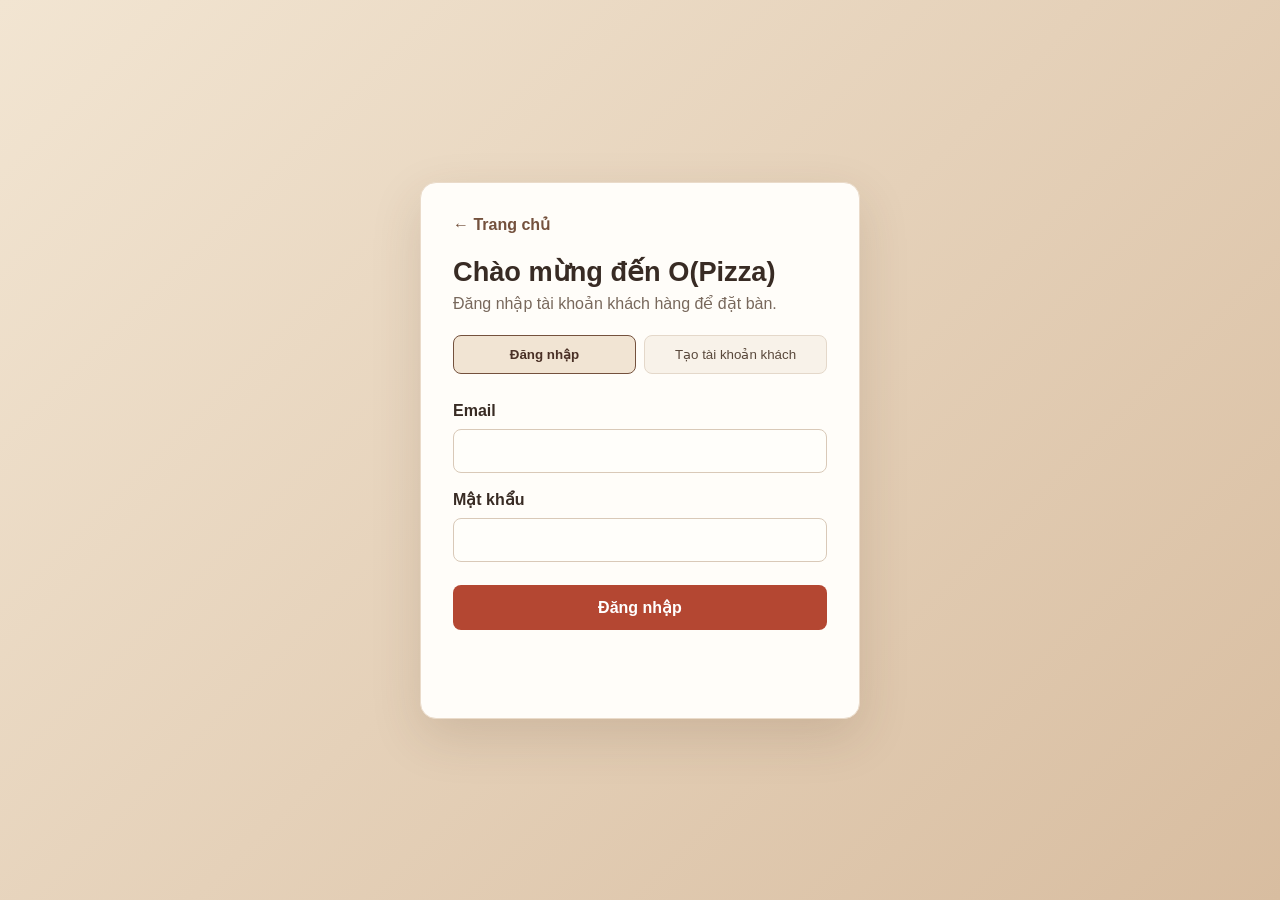
<file: dangnhap.html>
<!DOCTYPE html>
<html lang="vi">
<head>
    <meta charset="UTF-8">
    <meta name="viewport" content="width=device-width, initial-scale=1.0">
    <title>Đăng nhập | O(Pizza)</title>
    <link rel="icon" type="image/png" href="Img/iconlogo.png">
    <link rel="stylesheet" href="css/auth.css">
    <script src="Js/dangnhap.js" defer></script>
</head>
<body>
    <main class="auth-card">
        <a class="back-link" href="index.html">← Trang chủ</a>
        <h1>Chào mừng đến O(Pizza)</h1>
        <p class="intro">Đăng nhập tài khoản khách hàng để đặt bàn.</p>
        <div class="tabs" role="tablist" aria-label="Tài khoản">
            <button type="button" class="tab active" id="login-tab" role="tab" aria-selected="true">Đăng nhập</button>
            <button type="button" class="tab" id="register-tab" role="tab" aria-selected="false">Tạo tài khoản khách</button>
        </div>
        <form id="login-form">
            <label for="login-email">Email</label>
            <input id="login-email" name="email" type="email" autocomplete="username" required>
            <label for="login-password">Mật khẩu</label>
            <input id="login-password" name="password" type="password" autocomplete="current-password" required>
            <button class="submit-button" type="submit">Đăng nhập</button>
        </form>
        <form id="register-form" hidden>
            <label for="register-name">Họ tên</label>
            <input id="register-name" name="name" autocomplete="name" minlength="2" maxlength="80" required>
            <label for="register-email">Email</label>
            <input id="register-email" name="email" type="email" autocomplete="email" required>
            <label for="register-password">Mật khẩu (ít nhất 8 ký tự)</label>
            <input id="register-password" name="password" type="password" autocomplete="new-password" minlength="8" required>
            <button class="submit-button" type="submit">Tạo tài khoản và tiếp tục</button>
        </form>
        <p id="auth-message" role="status" aria-live="polite"></p>
    </main>
</body>
</html>
</file>
<file: css/auth.css>
* { box-sizing: border-box; }
:root { --brand-brown: #74513d; --brand-deep: #4a3026; --brand-red: #b44732; --brand-ink: #382b24; --brand-muted: #78685c; }
body { min-height: 100vh; margin: 0; padding: 24px; display: grid; place-items: center; background: linear-gradient(135deg, #f2e5d2, #d8bda0); color: var(--brand-ink); font-family: "Segoe UI", Arial, sans-serif; }
.auth-card { width: min(100%, 440px); padding: 32px; border: 1px solid #eadbca; border-radius: 16px; background: #fffdf9; box-shadow: 0 18px 50px #50352226; }
.back-link { color: var(--brand-brown); text-decoration: none; font-weight: 600; }
h1 { margin: 22px 0 6px; font-size: 1.7rem; }
.intro { margin: 0 0 22px; color: var(--brand-muted); }
.tabs { display: grid; grid-template-columns: 1fr 1fr; gap: 8px; margin-bottom: 20px; }
.tab { padding: 11px 8px; border: 1px solid #e4d8ca; border-radius: 8px; background: #f8f2e9; color: #59483b; cursor: pointer; }
.tab.active { border-color: var(--brand-brown); background: #f1e4d3; color: var(--brand-deep); font-weight: 700; }
.tab:focus-visible, .submit-button:focus-visible, .back-link:focus-visible { outline: 3px solid #d5a57c; outline-offset: 2px; }
form { display: grid; gap: 9px; }
label { margin-top: 8px; font-weight: 600; }
input { width: 100%; padding: 12px; border: 1px solid #d9c9b8; border-radius: 8px; background: #fffefa; color: var(--brand-ink); font: inherit; }
input:focus { outline: 2px solid #d8b58d; border-color: var(--brand-brown); }
.submit-button { margin-top: 14px; padding: 13px; border: 0; border-radius: 8px; background: var(--brand-red); color: white; font-size: 1rem; font-weight: 700; cursor: pointer; transition: background-color .15s ease, transform .15s ease; }
.submit-button:hover { background: #923925; transform: translateY(-1px); }
#auth-message { min-height: 24px; color: #b42318; }
.admin-note { margin: 12px 0 0; color: #6b7880; font-size: .88rem; line-height: 1.5; }
[hidden] { display: none !important; }
</file>
